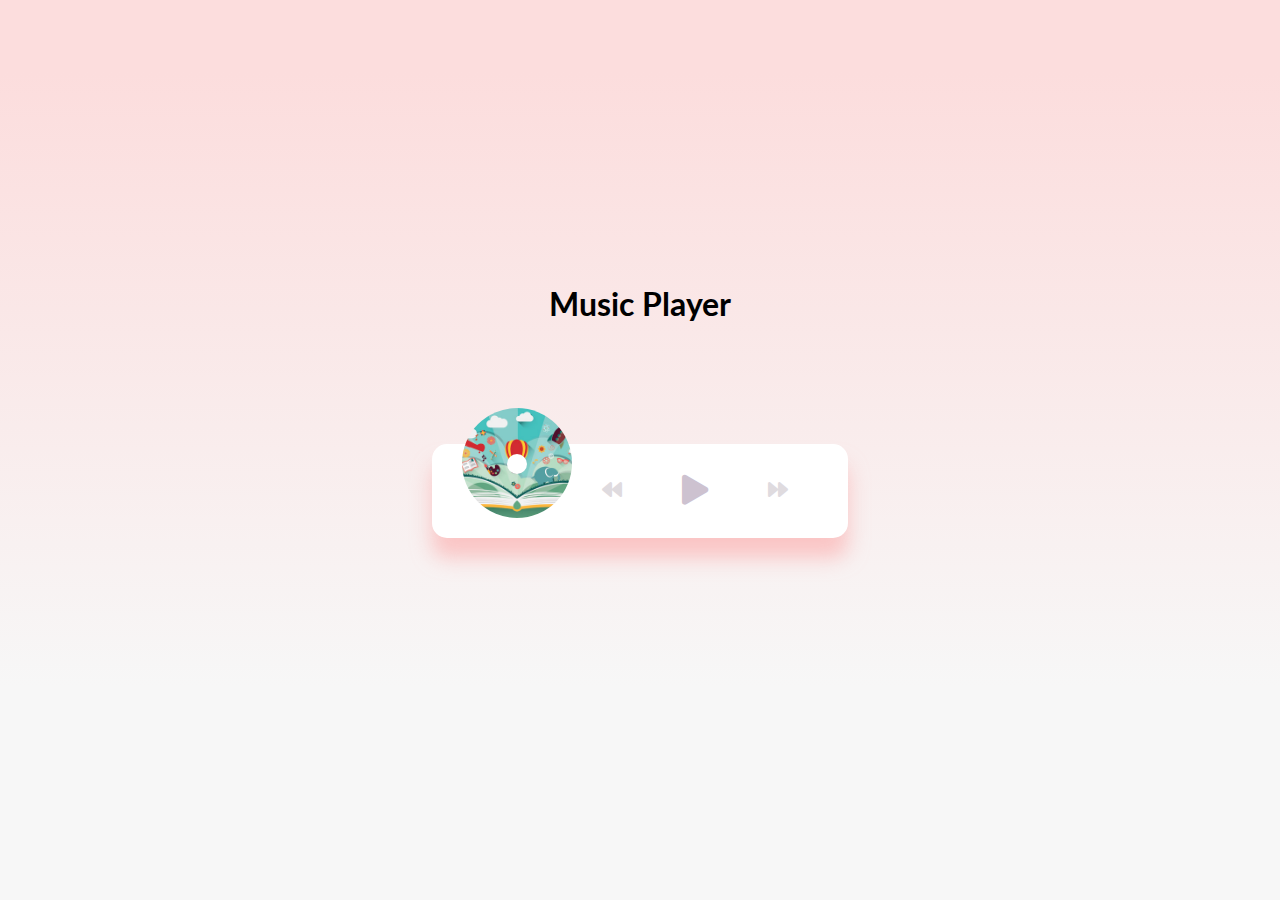
<file: music_mini/index.html>
<!DOCTYPE html>
<html lang="en">
  <head>
    <meta charset="UTF-8" />
    <meta name="viewport" content="width=device-width, initial-scale=1.0" />
    <meta http-equiv="X-UA-Compatible" content="ie=edge" />
    <link
      rel="stylesheet"
      href="https://cdnjs.cloudflare.com/ajax/libs/font-awesome/5.10.2/css/all.min.css"
    />
    <link rel="stylesheet" href="style.css" />
    <title>Music Player</title>
  </head>
  <body>
    <h1>Music Player</h1>

    <div class="music-container" id="music-container">
      <div class="music-info">
        <h4 id="title"></h4>
        <div class="progress-container" id="progress-container">
          <div class="progress" id="progress"></div>
        </div>
      </div>

      <audio src="music/ukulele.mp3" id="audio"></audio>

      <div class="img-container">
        <img src="images/ukulele.jpg" alt="music-cover" id="cover" />
      </div>
      <div class="navigation">
        <button id="prev" class="action-btn">
          <i class="fas fa-backward"></i>
        </button>
        <button id="play" class="action-btn action-btn-big">
          <i class="fas fa-play"></i>
        </button>
        <button id="next" class="action-btn">
          <i class="fas fa-forward"></i>
        </button>
      </div>
    </div>

    <script src="script.js"></script>
  </body>
</html>
</file>
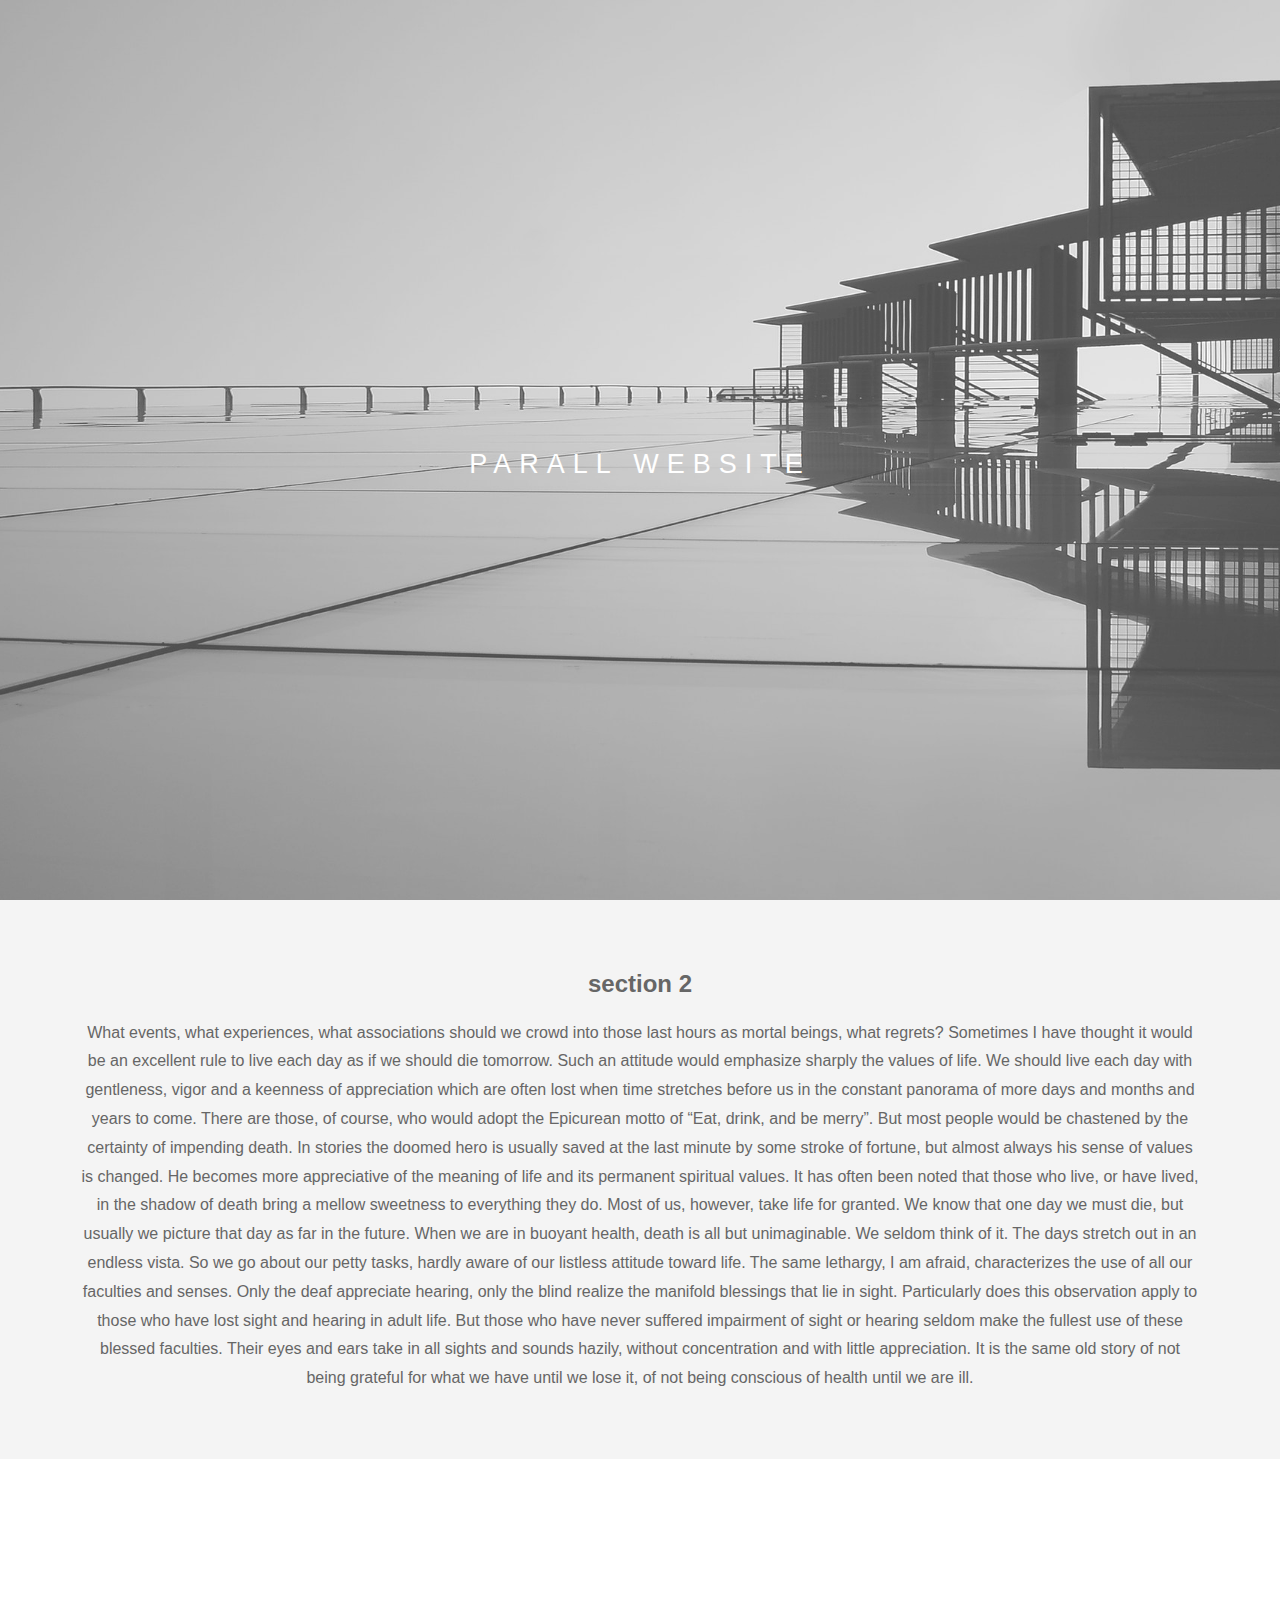
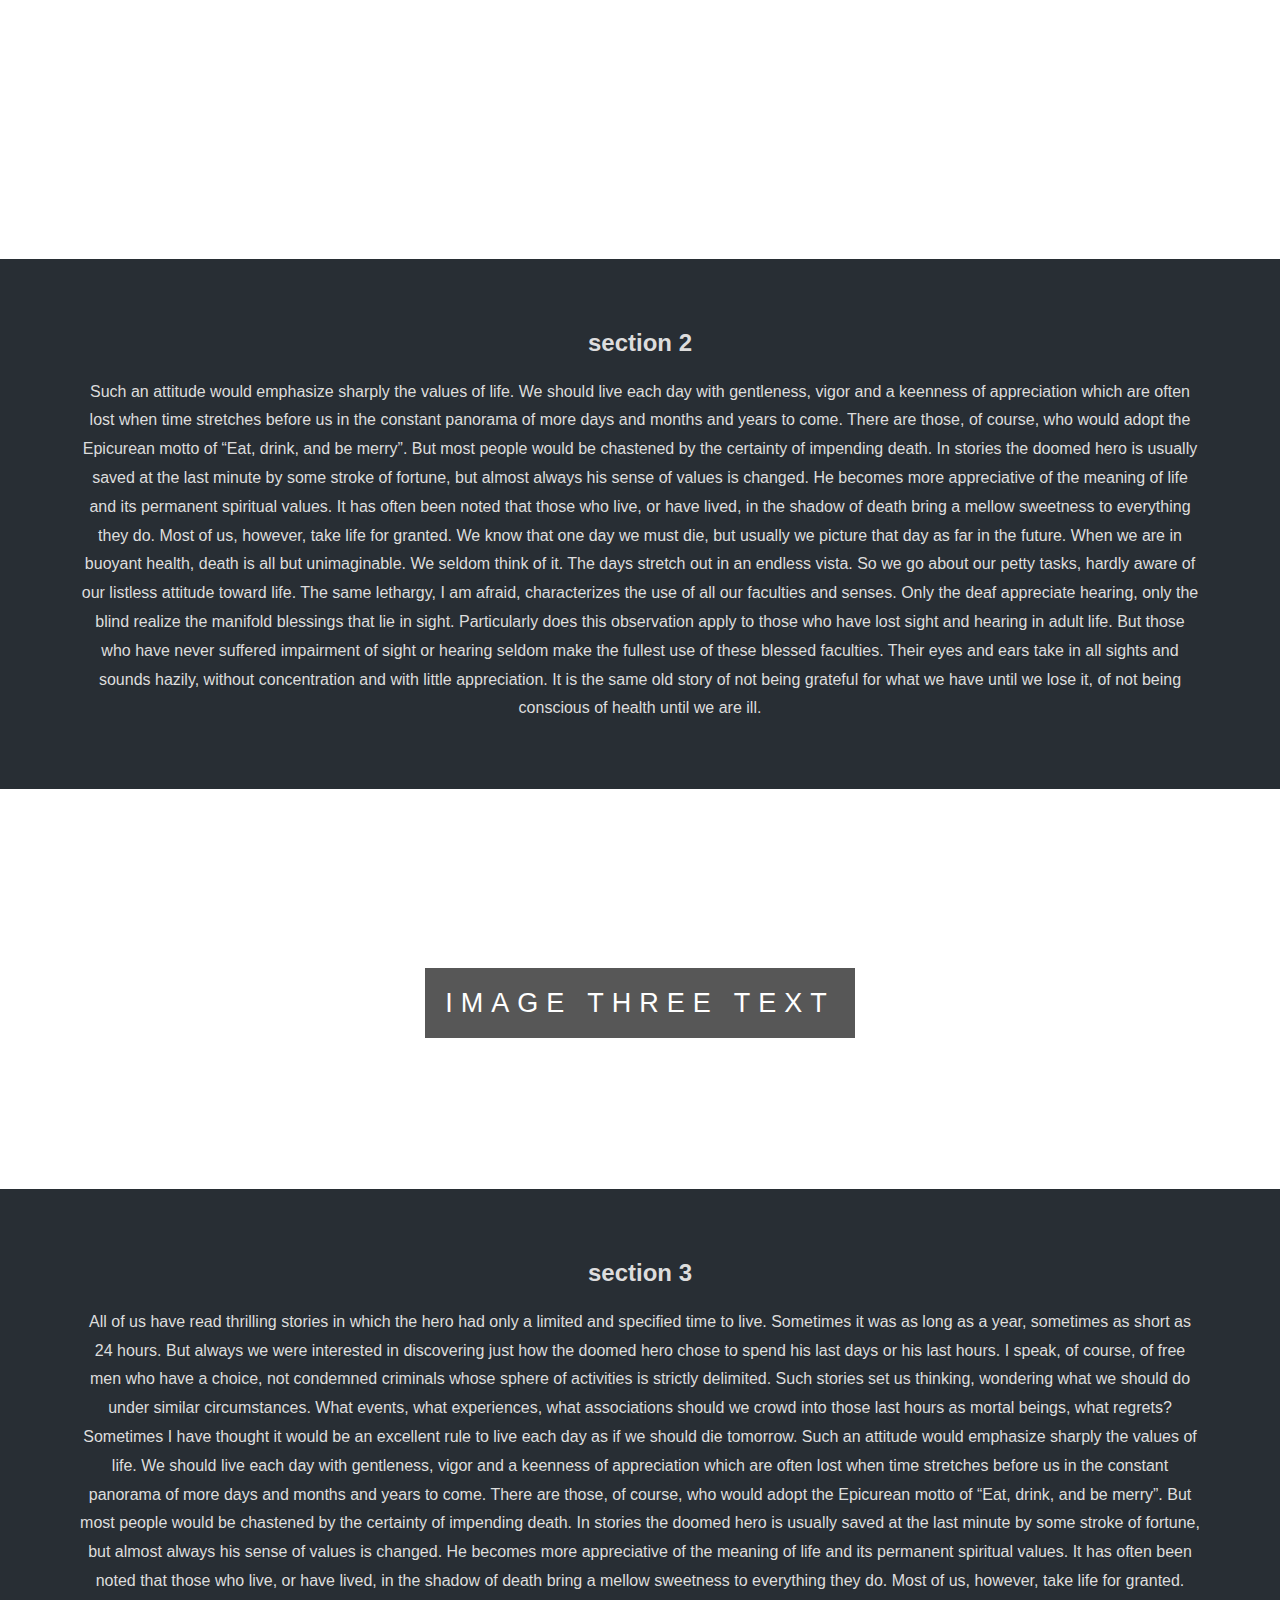
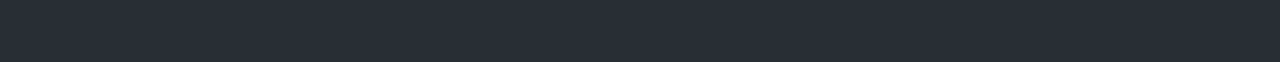
<file: Parallx website/index.html>
<!DOCTYPE html>
<html lang="en">
<head>
  <meta charset="UTF-8">
  <meta http-equiv="X-UA-Compatible" content="IE=edge">
  <meta name="viewport" content="width=device-width, initial-scale=1.0">
  <title>Parallx Demo</title>
  <link rel="stylesheet" href="./css/style.css">
</head>
<body>
  <div class="pimg1">
    <div class="ptext">
      <span class="border trans">
        Parall website
      </span>
    </div>
  </div>

  <section class="section section-light ">
    <h2>section 2 </h2>
    <p>  What events, what experiences, what associations should we crowd into those last hours as mortal beings, what regrets?

Sometimes I have thought it would be an excellent rule to live each day as if we should die tomorrow. Such an attitude would emphasize sharply the values of life. We should live each day with gentleness, vigor and a keenness of appreciation which are often lost when time stretches before us in the constant panorama of more days and months and years to come. There are those, of course, who would adopt the Epicurean motto of “Eat, drink, and be merry”. But most people would be chastened by the certainty of impending death.

In stories the doomed hero is usually saved at the last minute by some stroke of fortune, but almost always his sense of values is changed. He becomes more appreciative of the meaning of life and its permanent spiritual values. It has often been noted that those who live, or have lived, in the shadow of death bring a mellow sweetness to everything they do.

Most of us, however, take life for granted. We know that one day we must die, but usually we picture that day as far in the future. When we are in buoyant health, death is all but unimaginable. We seldom think of it. The days stretch out in an endless vista. So we go about our petty tasks, hardly aware of our listless attitude toward life.

The same lethargy, I am afraid, characterizes the use of all our faculties and senses. Only the deaf appreciate hearing, only the blind realize the manifold blessings that lie in sight. Particularly does this observation apply to those who have lost sight and hearing in adult life. But those who have never suffered impairment of sight or hearing seldom make the fullest use of these blessed faculties. Their eyes and ears take in all sights and sounds hazily, without concentration and with little appreciation. It is the same old story of not being grateful for what we have until we lose it, of not being conscious of health until we are ill.  </p>
  </section>

  <div class="pimg2">
    <div class="ptext">
      <span class="border trans">
     Image two text
      </span>
    </div>
  </div>

  <section class="section section-dark ">
    <h2>section 2 </h2>
    <p>   Such an attitude would emphasize sharply the values of life. We should live each day with gentleness, vigor and a keenness of appreciation which are often lost when time stretches before us in the constant panorama of more days and months and years to come. There are those, of course, who would adopt the Epicurean motto of “Eat, drink, and be merry”. But most people would be chastened by the certainty of impending death.

In stories the doomed hero is usually saved at the last minute by some stroke of fortune, but almost always his sense of values is changed. He becomes more appreciative of the meaning of life and its permanent spiritual values. It has often been noted that those who live, or have lived, in the shadow of death bring a mellow sweetness to everything they do.

Most of us, however, take life for granted. We know that one day we must die, but usually we picture that day as far in the future. When we are in buoyant health, death is all but unimaginable. We seldom think of it. The days stretch out in an endless vista. So we go about our petty tasks, hardly aware of our listless attitude toward life.

The same lethargy, I am afraid, characterizes the use of all our faculties and senses. Only the deaf appreciate hearing, only the blind realize the manifold blessings that lie in sight. Particularly does this observation apply to those who have lost sight and hearing in adult life. But those who have never suffered impairment of sight or hearing seldom make the fullest use of these blessed faculties. Their eyes and ears take in all sights and sounds hazily, without concentration and with little appreciation. It is the same old story of not being grateful for what we have until we lose it, of not being conscious of health until we are ill. </p>
  </section>

  <div class="pimg3">
    <div class="ptext">
      <span class="border ">
     Image three text
      </span>
    </div>
  </div>


  <section class="section section-dark ">
    <h2>section 3 </h2>
    <p> All of us have read thrilling stories in which the hero had only a limited and specified time to live. Sometimes it was as long as a year, sometimes as short as 24 hours. But always we were interested in discovering just how the doomed hero chose to spend his last days or his last hours. I speak, of course, of free men who have a choice, not condemned criminals whose sphere of activities is strictly delimited.

Such stories set us thinking, wondering what we should do under similar circumstances. What events, what experiences, what associations should we crowd into those last hours as mortal beings, what regrets?

Sometimes I have thought it would be an excellent rule to live each day as if we should die tomorrow. Such an attitude would emphasize sharply the values of life. We should live each day with gentleness, vigor and a keenness of appreciation which are often lost when time stretches before us in the constant panorama of more days and months and years to come. There are those, of course, who would adopt the Epicurean motto of “Eat, drink, and be merry”. But most people would be chastened by the certainty of impending death.

In stories the doomed hero is usually saved at the last minute by some stroke of fortune, but almost always his sense of values is changed. He becomes more appreciative of the meaning of life and its permanent spiritual values. It has often been noted that those who live, or have lived, in the shadow of death bring a mellow sweetness to everything they do.

Most of us, however, take life for granted.   </p>
  </section>

</body>
</html>
</file>
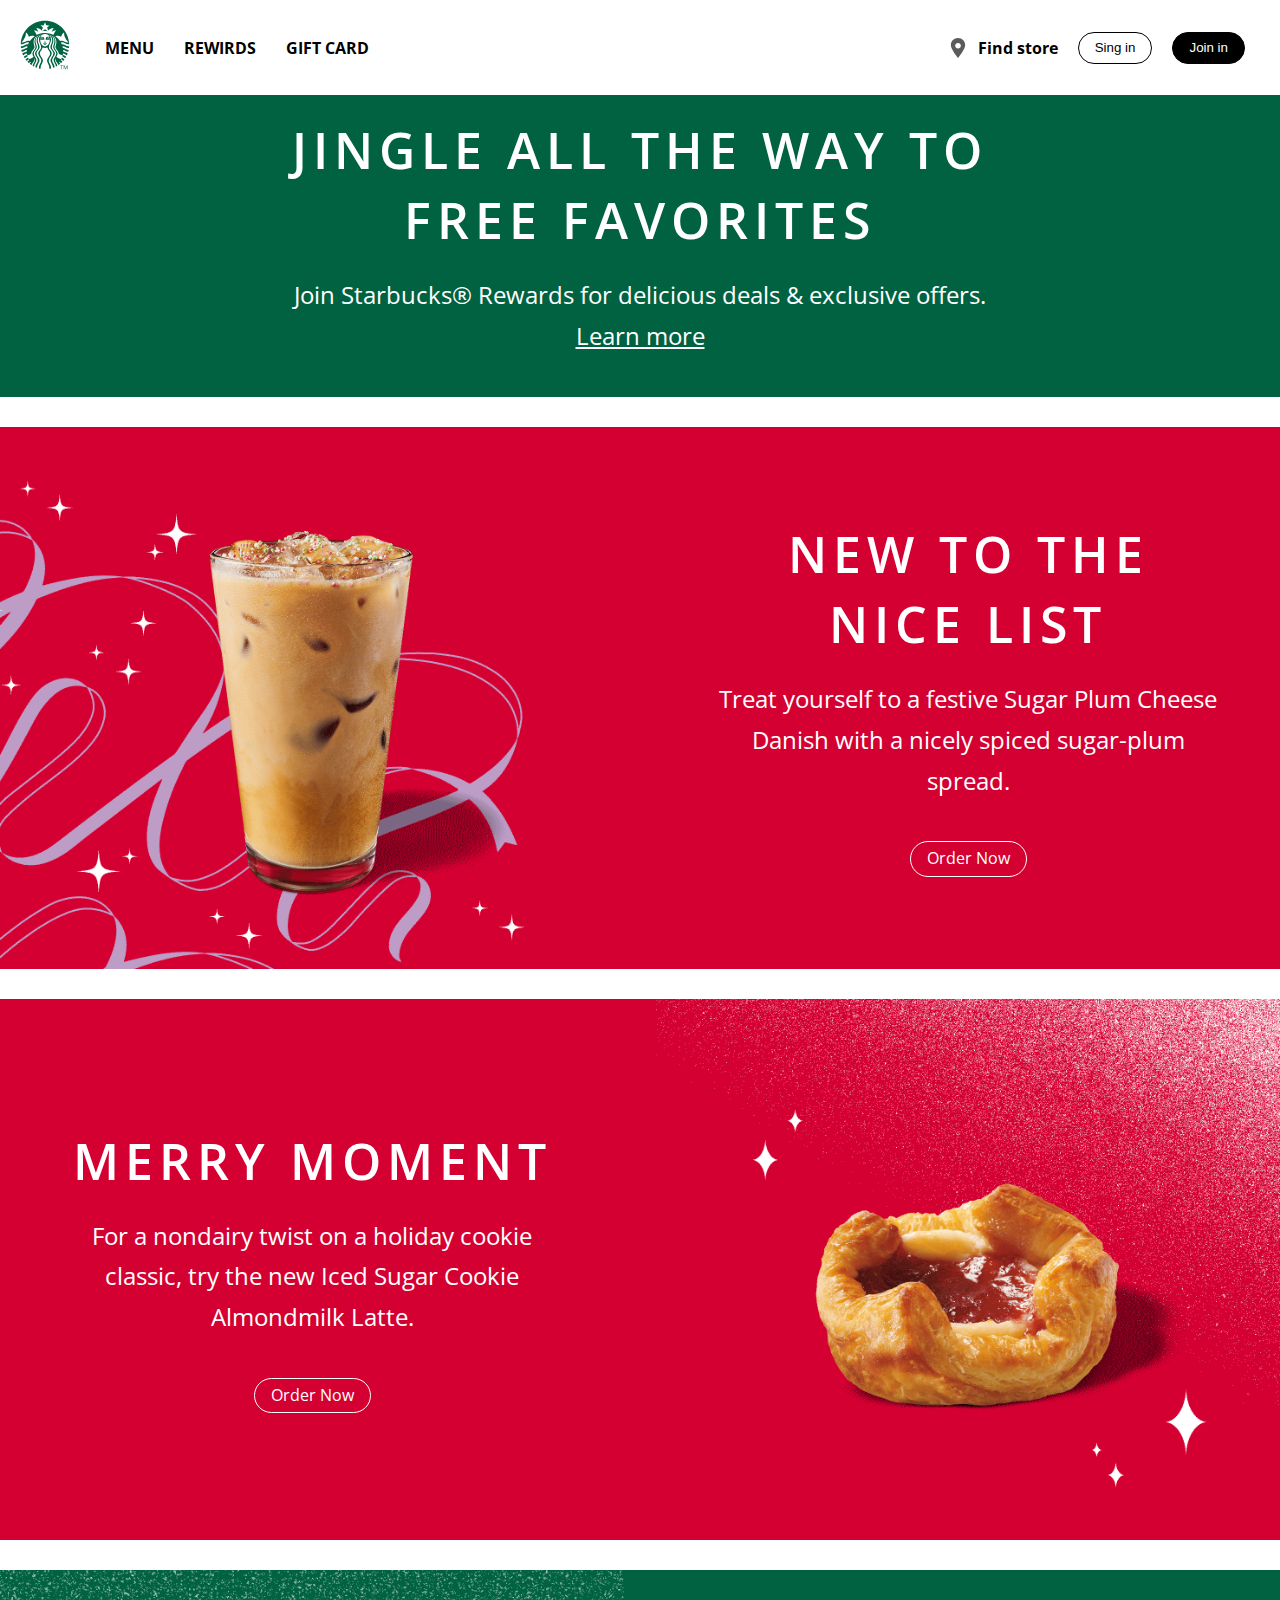
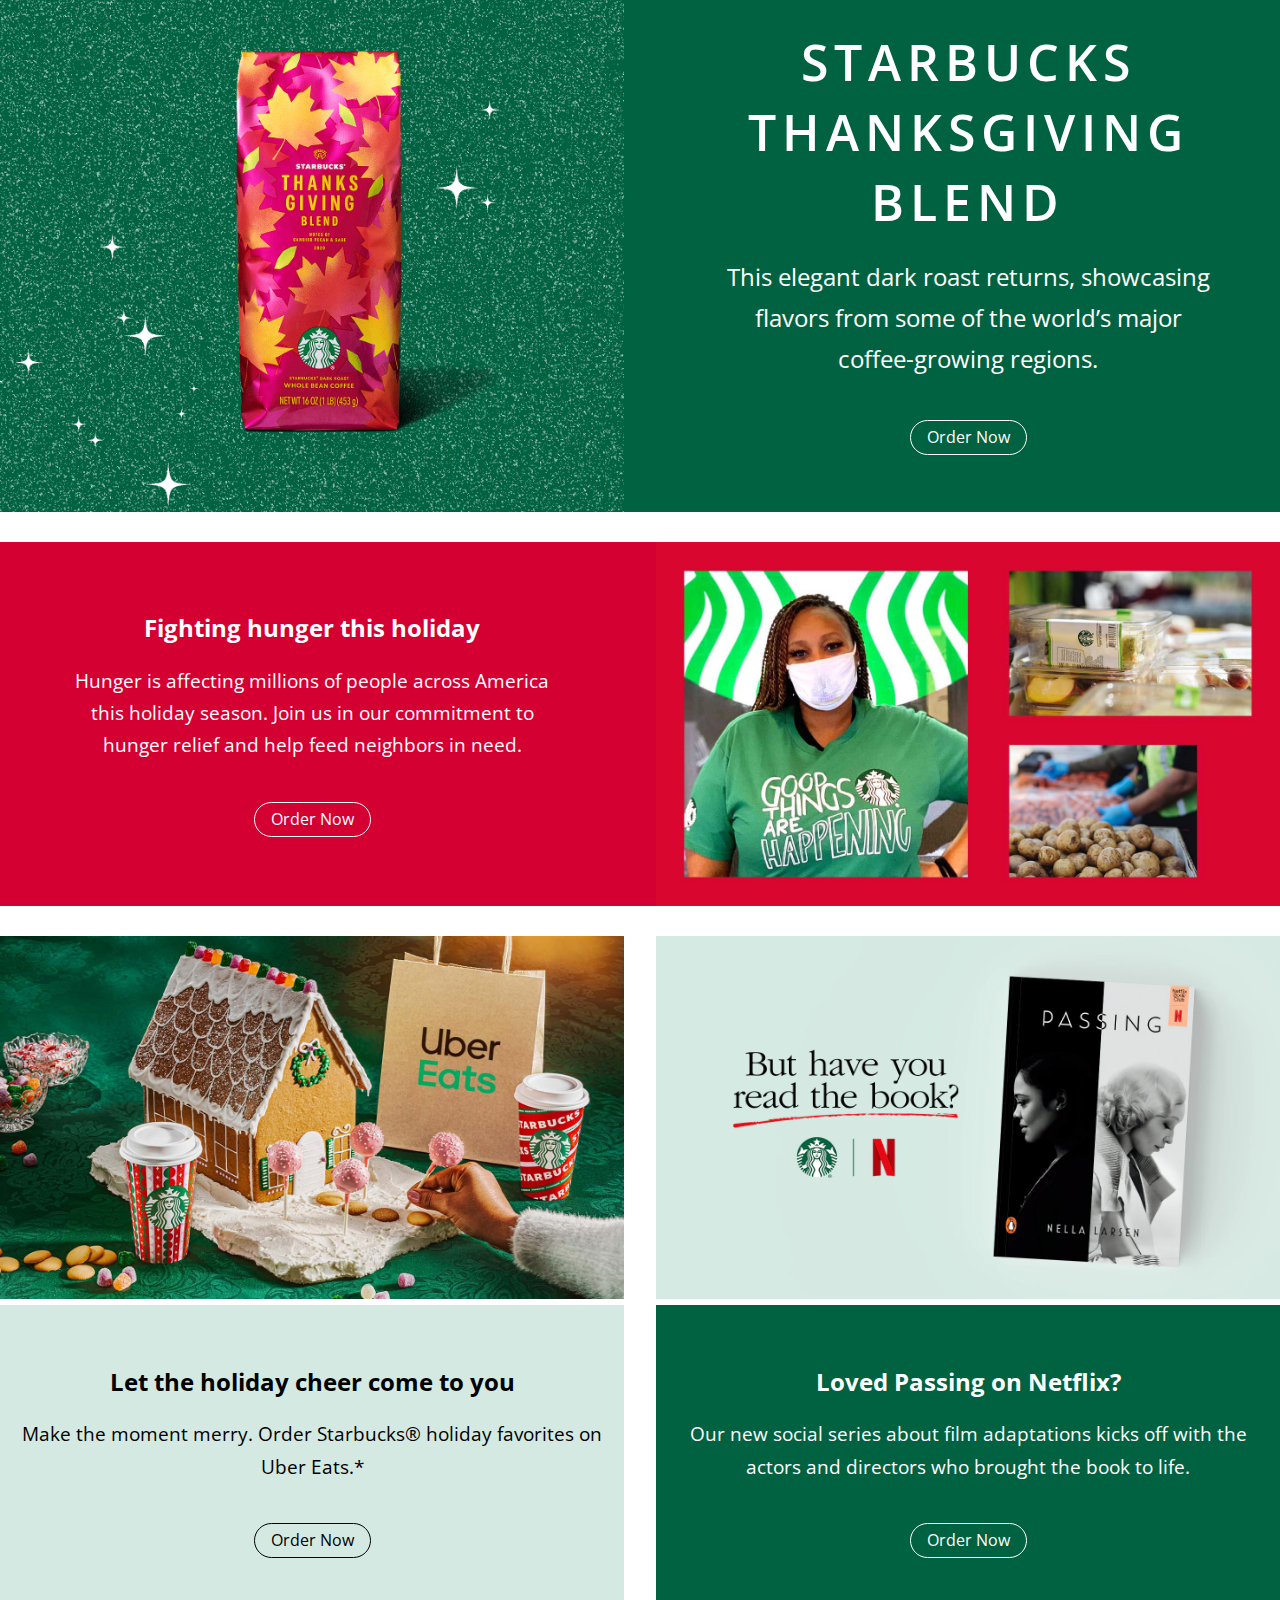
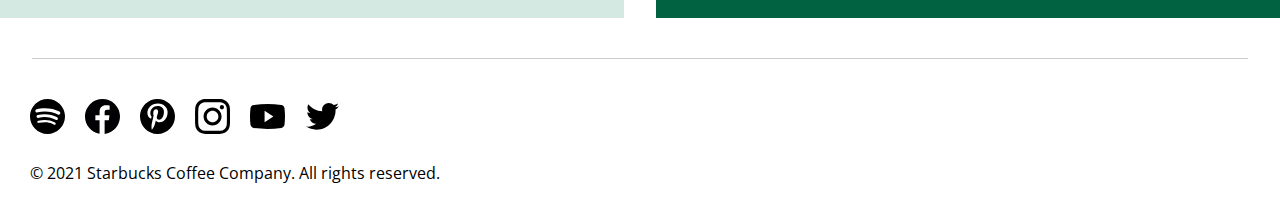
<file: starbucks_homepage/index.html>
<!DOCTYPE html>
<html lang="en">
<head>
  <meta charset="UTF-8">
  <meta http-equiv="X-UA-Compatible" content="IE=edge">
  <meta name="viewport" content="width=device-width, initial-scale=1.0">
  <link rel="stylesheet" href="index.css">
  <title>Starbucks_homepage</title>
</head>
<body>
    <nav class="navbar">
      <div class="navbar-container">
        <div class="navbar-brand">
         <a href="index.html">
          <img src="img/logo.svg" alt="Starbucks_homepage">
         </a>
        </div>
        <ul class="navbar-nav-left">
          <li>
            <a href="#">Menu</a>
          </li>
          <li>
            <a href="#">Rewirds</a>
          </li>
          <li>
            <a href="#">Gift Card</a>
          </li>
        </ul>
        <ul class="navbar-nav-right">
          <li>
            <a href="#">
              <img src="img/marker.svg" alt="">
              <span>Find store</span>
            </a>
          </li>

          <li>
            <button class="btn btn-dark-outline"> Sing in</button>
          </li>
          <li>
            <button class="btn btn-dark"> Join in</button>
          </li>

        </ul>
        <!-- Hanburger Menu -->
        <button class="hamburger" id="menu-btn" type="button">
          <span class="hamburger-top"></span>
          <span class="hamburger-middle"></span>
          <span class="hamburger-bottom"></span>
        </button>
      </div>
    </nav>
    <!-- mobile-menu -->
    <div class="mobile-menu hidden" id="menu">
        <ul>
          <li>
            <a href="#">Menu</a>
          </li>
          <li>
            <a href="#">Rewirds</a>
          </li>
          <li>
            <a href="#">Gift Card</a>
          </li>
        </ul>
        <div class="mobile-menu-bottom">
          <button class="btn btn-dark-outline">Sign in</button>
          <button class="btn btn-dark">Join in</button>
         <div>
          <a href="#">
            <img src="img/marker.svg" alt="">
            <span>
              Find  a store
            </span>
          </a>
         </div>
        </div>
    </div>
    <!-- box A -->
    <section class="box box-a bg-primary text-center py-md">
      <div class="box-inner">
        <h2 class="text-xl">Jingle all the way to free favorites</h2>
        <p class="text-md">
          Join Starbucks® Rewards for delicious deals & exclusive offers.
          <a href="#">Learn more</a>
        </p>
      </div>
    </section>
     <!-- box B -->
     <section class="box box-b bg-secondary grid-col-2">
       <img src="img/box-b.png" alt="">
       <div class="box-text">
         <h2 class="text-xl"> New to the nice list</h2>
         <p class="text-md"> Treat yourself to a festive Sugar Plum Cheese Danish with a nicely
          spiced sugar-plum spread.</p>
          <a href="#" class="btn btn-light-outline">Order Now</a>
       </div>
     </section>
           <!-- box c  -->
     <section class="box box-c bg-secondary grid-col-2 grid-reversed">
      <img src="img/box-c.png" alt="">
      <div class="box-text">
        <h2 class="text-xl"> Merry moment</h2>
        <p class="text-md"> For a nondairy twist on a holiday cookie classic, try the new Iced
         Sugar Cookie Almondmilk Latte.</p>
         <a href="#" class="btn btn-light-outline">Order Now</a>
      </div>
    </section>
       <!-- box d -->
       <section class="box box-d bg-primary grid-col-2">
        <img src="img/box-d.png" alt="">
        <div class="box-text">
          <h2 class="text-xl"> Starbucks Thanksgiving Blend</h2>
          <p class="text-md">  This elegant dark roast returns, showcasing flavors from some of the
            world’s major coffee-growing regions.</p>
           <a href="#" class="btn btn-light-outline">Order Now</a>
        </div>
      </section>
       <!-- box e -->
      <section class="box box-e bg-secondary grid-col-2 grid-reversed">
       <img src="img/box-e.jpg" alt="">
       <div class="box-text">
       <h2 class="text-md"> Fighting hunger this holiday</h2>
        <p class="text-sm">  Hunger is affecting millions of people across America this holiday
          season. Join us in our commitment to hunger relief and help feed
          neighbors in need.</p>
          <a href="#" class="btn btn-light-outline">Order Now</a>
       </div>
    </section>
    <!-- box f -->
    <section class="box box-f grid-col-2">
      <div>
        <img src="img/box-f1.jpg" alt="">
        <div class="bg-extra py-lg">
          <div class="box-text">
            <h2 class="text-md"> Let the holiday cheer come to you</h2>
             <p class="text-sm">  Make the moment merry. Order Starbucks® holiday favorites on Uber
               Eats.*</p>
               <a href="#" class="btn btn-dark-outline">Order Now</a>
           </div>
        </div>
      </div>

      <div>
         <img src="img/box-f2.jpg" alt="">
       <div class="bg-primary py-lg">
        <div class="box-text">
          <h2 class="text-md"> Loved Passing on Netflix?</h2>
           <p class="text-sm"> Our new social series about film adaptations kicks off with the
             actors and directors who brought the book to life.</p>
             <a href="#" class="btn btn-light-outline">Order Now</a>
         </div>
       </div>
      </div>
    </section>
    <div class="divider"></div>
    <footer class="footer">
      <div class="footer-container">
        <div class="social">
          <a href="https://spotify.com">
            <img src="./img/social-spotify.svg" alt="" />
          </a>
          <a href="https://facebook.com">
            <img src="./img/social-facebook.svg" alt="" />
          </a>
          <a href="https://pinterest.com">
            <img src="./img/social-pinterest.svg" alt="" />
          </a>
          <a href="https://instagram.com">
            <img src="./img/social-instagram.svg" alt="" />
          </a>
          <a href="https://youtube.com">
            <img src="./img/social-youtube.svg" alt="" />
          </a>
          <a href="https://twitter.com">
            <img src="./img/social-twitter.svg" alt="" />
          </a>
        </div>
        <p>© 2021 Starbucks Coffee Company. All rights reserved.</p>
      </div>
    </footer>
  <script src="index.js"></script>
</body>
</html>
</file>
<file: music_mini/style.css>
@import url('https://fonts.googleapis.com/css?family=Lato&display=swap');

* {
  box-sizing: border-box;
}

body {
  background-image: linear-gradient(
    0deg,
    rgba(247, 247, 247, 1) 23.8%,
    rgba(252, 221, 221, 1) 92%
  );
  height: 100vh;
  display: flex;
  flex-direction: column;
  align-items: center;
  justify-content: center;
  font-family: 'Lato', sans-serif;
  margin: 0;
}

.music-container {
  background-color: #fff;
  border-radius: 15px;
  box-shadow: 0 20px 20px 0 rgba(252, 169, 169, 0.6);
  display: flex;
  padding: 20px 30px;
  position: relative;
  margin: 100px 0;
  z-index: 10;
}

.img-container {
  position: relative;
  width: 110px;
}

.img-container::after {
  content: '';
  background-color: #fff;
  border-radius: 50%;
  position: absolute;
  bottom: 100%;
  left: 50%;
  width: 20px;
  height: 20px;
  transform: translate(-50%, 50%);
}

.img-container img {
  border-radius: 50%;
  object-fit: cover;
  height: 110px;
  width: inherit;
  position: absolute;
  bottom: 0;
  left: 0;
  animation: rotate 3s linear infinite;

  animation-play-state: paused;
}

.music-container.play .img-container img {
  animation-play-state: running;
}

@keyframes rotate {
  from {
    transform: rotate(0deg);
  }

  to {
    transform: rotate(360deg);
  }
}

.navigation {
  display: flex;
  align-items: center;
  justify-content: center;
  z-index: 1;
}

.action-btn {
  background-color: #fff;
  border: 0;
  color: #dfdbdf;
  font-size: 20px;
  cursor: pointer;
  padding: 10px;
  margin: 0 20px;
}

.action-btn.action-btn-big {
  color: #cdc2d0;
  font-size: 30px;
}

.action-btn:focus {
  outline: 0;
}

.music-info {
  background-color: rgba(255, 255, 255, 0.5);
  border-radius: 15px 15px 0 0;
  position: absolute;
  top: 0;
  left: 20px;
  width: calc(100% - 40px);
  padding: 10px 10px 10px 150px;
  opacity: 0;
  transform: translateY(0%);
  transition: transform 0.3s ease-in, opacity 0.3s ease-in;
  z-index: 0;
}

.music-container.play .music-info {
  opacity: 1;
  transform: translateY(-100%);
}

.music-info h4 {
  margin: 0;
}

.progress-container {
  background: #fff;
  border-radius: 5px;
  cursor: pointer;
  margin: 10px 0;
  height: 4px;
  width: 100%;
}

.progress {
  background-color: #fe8daa;
  border-radius: 5px;
  height: 100%;
  width: 0%;
  transition: width 0.1s linear;
}
</file>
<file: Parallx website/css/style.css>
body,html{
  height: 100%;
  margin: 0;
  font-size: 16px;
  font-family: 'Lato',sans-serif;
  line-height: 1.8em;
  color: #666;
  font-weight: 400;
  
}
.pimg1,.pimg2,.pimg3{
  position: relative;
  opacity: 0.7;
  background-position: center;
  background-size: cover;
  background-repeat: no-repeat;

  /* fixed=parallex
      scroll=normal
  */
  background-attachment: fixed;
}
.pimg1{
  background-image: url('../img/img1.jpg');
  min-height: 100%;
}
.pimg2{
  background-image: url('../img/img2.jpg');
  min-height: 400px;
}
.pimg3{
  background-image: url('../img/img1.jpg');
  min-height: 400px;
}
.section{
text-align: center;
padding: 50px 80px;
}

.section-dark{
  background-color: #282e34;
  color: #ddd;
}
.section-light{
background-color: #f4f4f4;
color: #666;

}
.ptext{
position: absolute;
top: 50%;
width: 100%;
text-align: center;
color: black;
font-size: 27px;
letter-spacing: 8px;
  text-transform: uppercase;
}
.ptext .border{
  background-color: #111;
  color:#fff ;
  padding: 20px;
}
.ptext .trans{
  background-color: transparent;
}
</file>
<file: starbucks_homepage/index.css>
@import url('https://fonts.googleapis.com/css2?family=Open+Sans:wght@400;600;700&display=swap');

:root{
  --color-primary:#006241;
  --color-secondary:#d50032;
  --color-extra:#d4e9e2;
}
/*base style format*/
*{
  box-sizing: border-box;
  margin: 0;
  padding: 0;
}
html,body{
  font-family: 'Open Sans', sans-serif;
  line-height: 1.4;
  color: #000;
}
a{
  color: #000;
}
ul{
  list-style-type: none;
}
p{
  margin: 5px 0;
  line-height: 1.7;
}
img{
  max-width: 100%;
}
section a{
  color: #fff;
}
/* navbar*/
.navbar {
  width: 100%;
  height: auto;
  border-left-color: white;
  padding: 20px;
  box-shadow: 0 1px 3px rgb(0 0 0 /10%), 0 2px 2px rgb(0 0 0 /6%), 0 0 2px rgb(0 0 0 /7%);
}
.navbar-container{
  display: flex;
  justify-content: space-between;
  align-items: center;
}
.navbar ul {
  display: flex;
  align-items: center;
}
.navbar li {
  margin: 0 15px;
  font-weight: bold;
}
.navbar a {
  text-decoration: none;
  color: #000;
}
.navbar a:hover {
  text-decoration: none;
  color: var(--color-primary);
}

.navbar-brand img{
  width: 50px;
  height: 50px;
}
.navbar-nav-left {
text-transform: uppercase;
flex: 1;
margin-left: 20px;
}
.navbar-nav-right img {
  height: 20px;
  width: 20px;
  margin-right: 10px;
}
.navbar-nav-right li:first-child a{
  display: flex;
  align-items: center;
}
.navbar-nav-right li:nth-child(2) {
margin: 0 5px;
}
/*footer*/
.footer-container{
    width: 100%;
    max-width: 1440px;
    margin: 0 auto;
    padding: 0 30px 30px;
}
.social img{
  width: 35px;
  height: 35px;
}
.social{
  display: flex;
  align-items: center;
  margin: 20px 0;
}
.social a{
text-decoration: none;
margin-right: 20px;
}
.divider{
  width: 95%;
  height: 1px;
  background-color: #ccc;
  margin: 40px auto;
}
/*box*/
  .box{
    margin-bottom: 30px;
  }
  .box-inner{
    max-width: 700px;
    margin: 0 auto;
  }
  .box-text{
    max-width: 500px;
    text-align: center;
    justify-self: center;
    padding: 20px 0;
    margin: 0 auto;
  }
  .box-text .btn{
    margin-top: 20px;
  }
  .box-f .box-text{
    max-width: 600px;
  }
  /* grid-style*/ 
  .grid-col-2{
    display: grid;
    grid-template-columns: repeat(2,1fr);
    gap: 2rem;
    align-items: center;
    justify-content: space-between;
  }
  .grid-reversed :first-child {
    order: 2;
  }
/* button */
.btn{
  cursor: pointer;
  display: inline-block;
  background: none;
  border: 1px #000 solid;
  border-radius: 50px;
  padding: 7px 16px;
  line-height: 1.2;
  text-align: center;
  text-decoration: none;
}
.btn-dark-outline{
  border-color: #000;
  color: #000;
}
.btn-dark-outline:hover, .btn-light-outline:hover {
background-color: rgb(0,0,0,0.06);
}
.btn-light-outline{
  border-color: #fff;
  color: #fff;
}
.btn-dark{
  background-color: #000;
  color: #fff;
}
.btn-dark:hover{
  background-color: #333;
  color: #fff;
}
/*Background*/
.bg-primary{
  background-color: var(--color-primary);
  color: #fff;
}
.bg-secondary{
  background-color: var(--color-secondary);
  color: #fff;
}
.bg-extra{
  background-color: var(--color-extra);
  color: #000;
}
.bg-dark{
  background-color:#000;
  color: #fff;
} 
/*text-style*/
.text-center{
  text-align: center;
}
.text-xl{
  font-size: 50px;
  text-transform: uppercase;
  letter-spacing: 6px;
  font-weight: 600;
  margin-bottom: 20px;
}
.text-lg{
  font-size: 40px;
  text-transform: uppercase;
  margin-bottom: 20px;
}
.text-md{
  font-size: 24px;
  margin-bottom: 20px;
}
.text-sm{
  font-size: 19px;
  margin-bottom: 20px;
}

/*Padding*/
.py-sm{
  padding: 10px 0;
}
.py-lg{
  padding: 40px 0;
}
.py-md{
  padding: 20px 0;
}
/*hamburger*/
.hamburger{
  cursor: pointer;
  width: 24px;
  height: 24px;
  position: relative;
  background: none;
  border:none;
  z-index: 10;
  transition: all 0.25s;
  display: none;
}
.hamburger-top,
.hamburger-middle,
.hamburger-bottom{
  position: absolute;
  top: 0;
  left: 0;
  width: 24px;
  height: 2px;
  background-color: #000;
  transform: rotate(0);
  transition: all 0.5s;
}
.hamburger-middle{
  transform: translateY(7px);
}
.hamburger-bottom{
  transform: translateY(14px);
}

.open .hamburger-top{
  transform: rotate(45deg)  translateY(6px) translateX(6px);
}
.open .hamburger-middle{
  display: none;
}
.open .hamburger-bottom{
  transform: rotate(-45deg) translateY(6px) translateX(-6px) ;
}
/* mobile menu */
.mobile-menu{
  position: fixed;
  top: 85px;
  right: 0;
  width: 90%;
  height: 100%;
  padding: 30px;
  background-color: #fff;
  box-shadow:inset 0 4px 3px -3px rgb(0 0 0 /10%), 0 4px 2px -2px rgb(0 0 0 /7%);
  transition: all 0.3s;
}
.mobile-menu img{
  width: 20px;
  height: 20px;
  margin-right: 10px;
}
.mobile-menu ul{
  line-height: 3;
  border-bottom: #777 solid 1px;
  padding-bottom: 10px;
  margin-bottom: 30px;
}
.mobile-menu a{
  text-decoration: none;
  font-size: 20px;
}
.mobile-menu a:hover{
color: var(--color-primary);
}
.mobile-menu div{
  margin-top: 20px;
}
.mobile-menu div a{
  display: flex;
  align-items: center;
  font-size: 16px;
}
.hidden{
  transform: translateX(100%);
}

.no-scroll{
  overflow: hidden;
}

@media(max-Width:960px){
  .text-xl{
    font-size: 30px;
  }
  .text-lg{
font-size: 25px;
  }
 .text-md{
    font-size: 19px;
  }
}
@media(max-Width:768px){
  .grid-col-2{
    grid-template-columns: 1fr;
  }
  .grid-reversed:first-child{
    order: 0;
  }
  .navbar .navbar-nav-left,
  .navbar  .navbar-nav-right{
    display: none;
  }
  .navbar-brand img{
    width: 40px;
    height: 40px;
  }
  .footer{
    text-align: center;
  }
  .hamburger{
    display: block;
  }
}
@media(min-Width:1440px){
  .box{
    max-width: 1440px;
    margin-right: auto;
    margin-left: auto;
  }
  .divider{
    max-width: 90%;
  }
}
</file>
